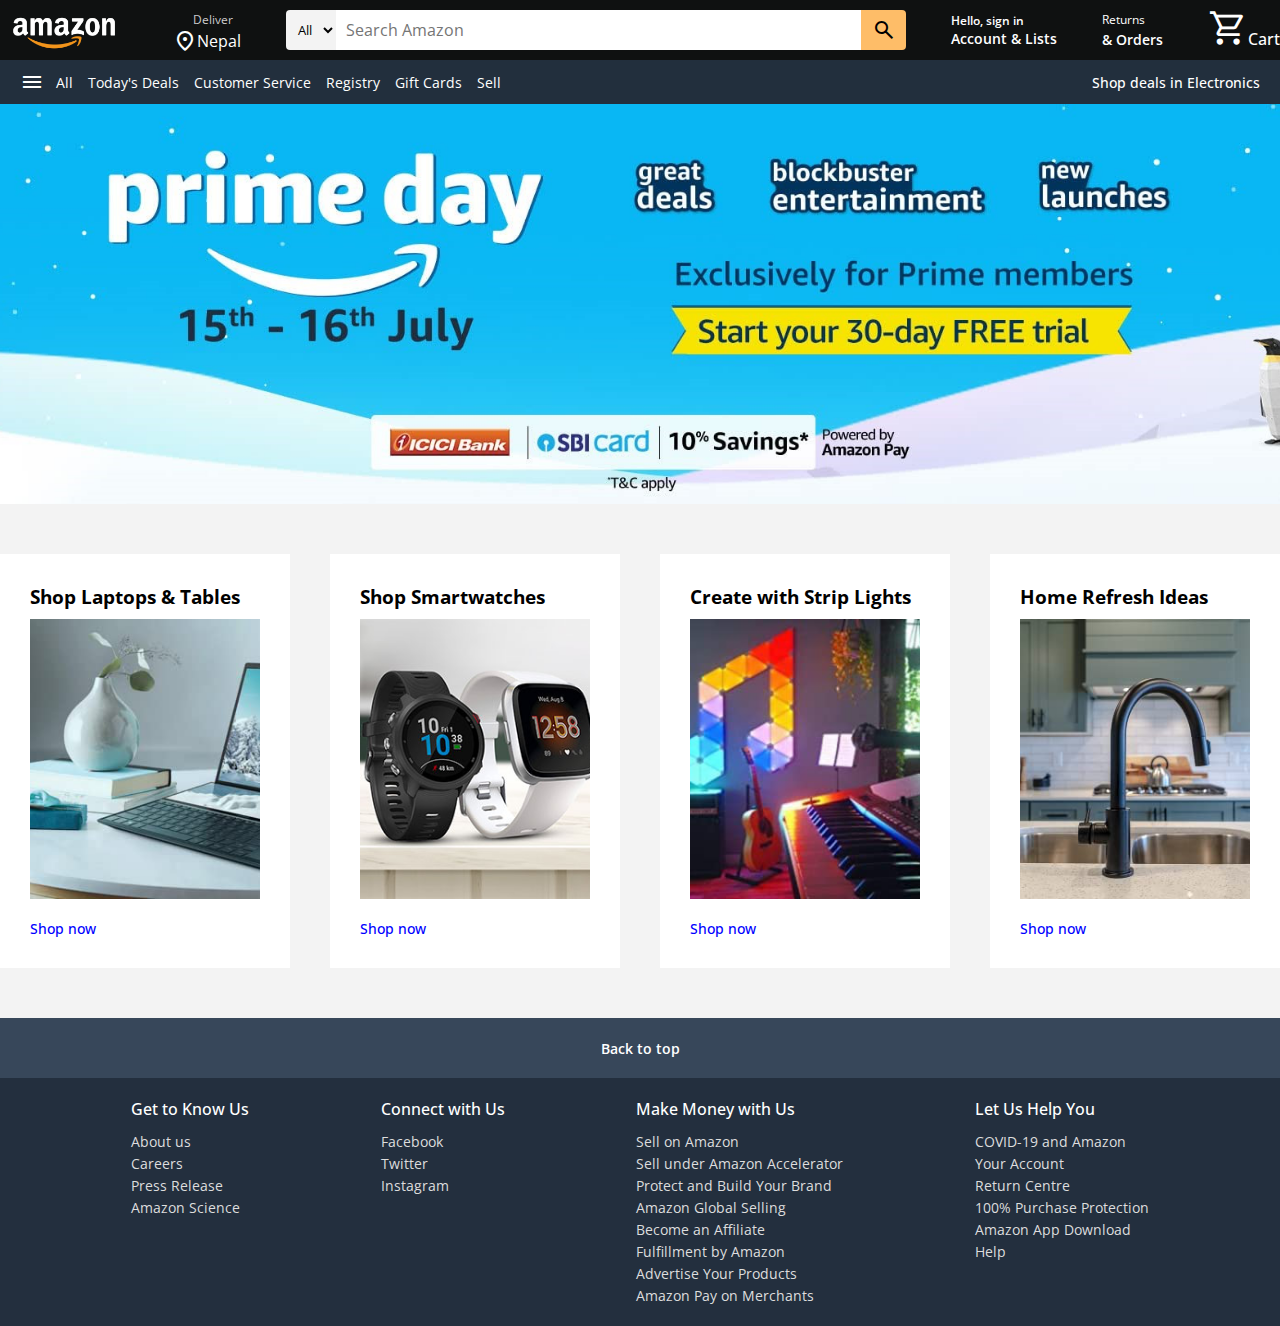
<file: index.html>
<!DOCTYPE html>
<!-- Coding By CodingNepal - www.codingnepalweb.com -->
<html lang="en">
<head>
  <meta charset="UTF-8">
  <meta name="viewport" content="width=device-width, initial-scale=1.0">
  <title>Amazon Website Clone | CodingNepal</title>
  <link rel="stylesheet" href="style.css">
  <link rel="stylesheet" href="https://fonts.googleapis.com/css2?family=Material+Symbols+Outlined:opsz,wght,FILL,GRAD@20..48,100..700,0..1,-50..200">
</head>
<body>
    <header>
      <nav class="navbar">
        <div class="nav-logo">
          <a href="#"><img src="images/amazon_logo.png" alt="logo"></a>
        </div>
        <div class="address">
          <a href="#" class="deliver">Deliver</a>
          <div class="map-icon">
            <span class="material-symbols-outlined">location_on</span>
            <a href="#" class="location">Nepal</a>
          </div>
        </div>

        <div class="nav-search">
          <select class="select-search">
            <option>All</option>
            <option>All Categories</option>
            <option>Amazon Devices</option>
          </select>
          <input type="text" placeholder="Search Amazon" class="search-input">
          <div class="search-icon">
            <span class="material-symbols-outlined">search</span>
          </div>
        </div>

        <div class="sign-in">
         <a href="#"> <p>Hello, sign in</p>
          <span>Account &amp; Lists</span></a>
        </div>

        <div class="returns">
          <a href="#"><p>Returns</p>
            <span>&amp; Orders</span></a>
        </div>

        <div class="cart">
          <a href="#">
            <span class="material-symbols-outlined cart-icon">shopping_cart</span>
            </a>
            <p>Cart</p>
        </div>
      </nav>
      
      <div class="banner">
        <div class="banner-content">
          <div class="panel">
            <span class="material-symbols-outlined">menu</span>
            <a href="#">All</a>
          </div>
  
          <ul class="links">
            <li><a href="#">Today's Deals</a></li>
            <li><a href="#">Customer Service</a></li>
            <li><a href="#">Registry</a></li>
            <li><a href="#">Gift Cards</a></li>
            <li><a href="#">Sell</a></li>
          </ul>
          <div class="deals">
            <a href="#">Shop deals in Electronics</a>
          </div>
        </div>
      </div>
    </header>

    <section class="hero-section"></section>

    <section class="shop-section">
      <div class="shop-images">
        <div class="shop-link">
          <h3>Shop Laptops &amp; Tables</h3>
          <img src="images/img-1.png" alt="card">
          <a href="#">Shop now</a>
        </div>
        <div class="shop-link">
          <h3>Shop Smartwatches</h3>
          <img src="images/img-2.png" alt="card">
          <a href="#">Shop now</a>
        </div>
        <div class="shop-link">
          <h3>Create with Strip Lights</h3>
          <img src="images/img-3.png" alt="card">
          <a href="#">Shop now</a>
        </div>
        <div class="shop-link">
          <h3>Home Refresh Ideas</h3>
          <img src="images/img-4.png" alt="card">
          <a href="#">Shop now</a>
        </div>
      </div>
    </section>

    <footer>
      <a href="#" class="footer-title">
        Back to top
      </a>
      <div class="footer-items">
        <ul>
          <h3>Get to Know Us</h3>
          <li><a href="#">About us</a></li>
          <li><a href="#">Careers</a></li>
          <li><a href="#">Press Release</a></li>
          <li><a href="#">Amazon Science</a></li>
        </ul>
        <ul>
          <h3>Connect with Us</h3>
          <li><a href="#">Facebook</a></li>
          <li><a href="#">Twitter</a></li>
          <li><a href="#">Instagram</a></li>
        </ul>
        <ul>
          <h3>Make Money with Us</h3>
          <li><a href="#">Sell on Amazon</a></li>
          <li><a href="#">Sell under Amazon Accelerator</a></li>
          <li><a href="#">Protect and Build Your Brand</a></li>
          <li><a href="#">Amazon Global Selling</a></li>
          <li><a href="#">Become an Affiliate</a></li>
          <li><a href="#">Fulfillment by Amazon</a></li>
          <li><a href="#">Advertise Your Products</a></li>
          <li><a href="#">Amazon Pay on Merchants</a></li>
        </ul>
        <ul>
          <h3>Let Us Help You</h3>
          <li><a href="#">COVID-19 and Amazon</a></li>
          <li><a href="#">Your Account</a></li>
          <li><a href="#">Return Centre</a></li>
          <li><a href="#">100% Purchase Protection</a></li>
          <li><a href="#">Amazon App Download</a></li>
          <li><a href="#">Help</a></li>
        </ul>
      </div>
    </footer>

</body>
</html>
</file>
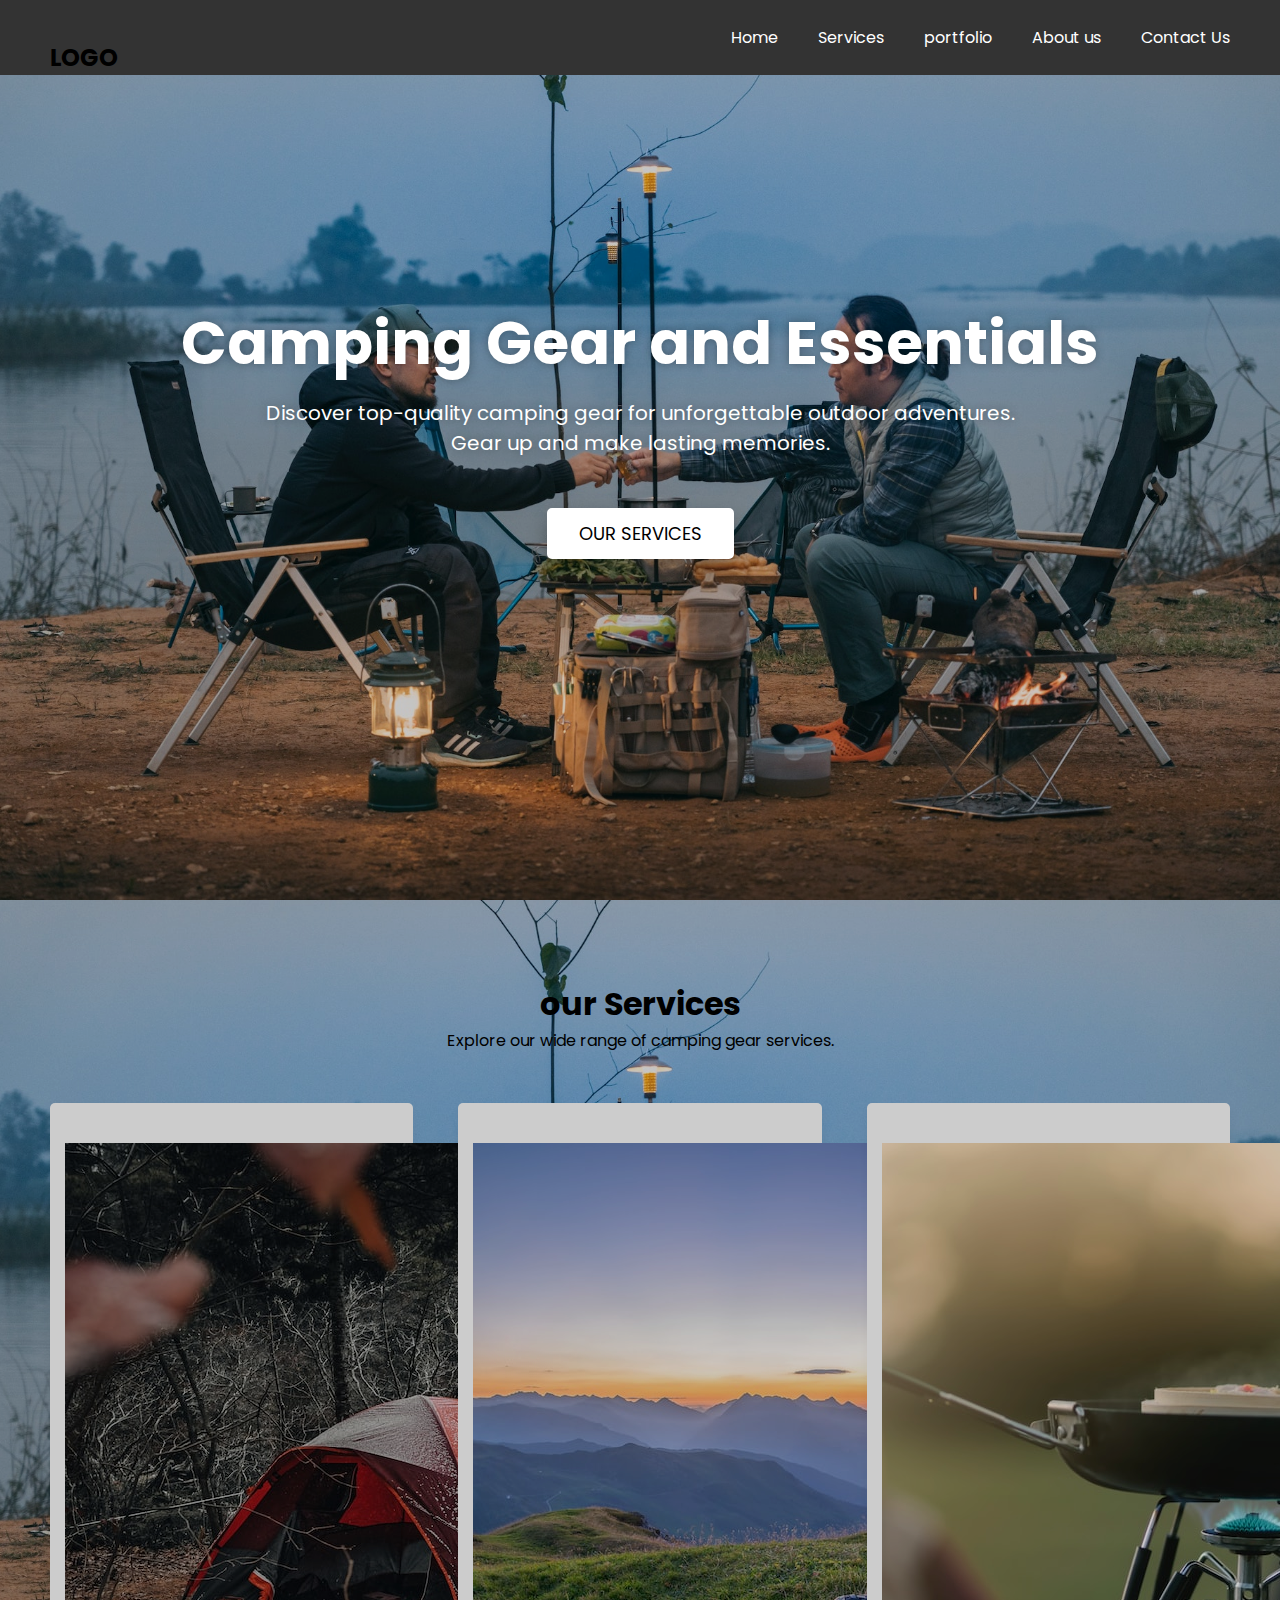
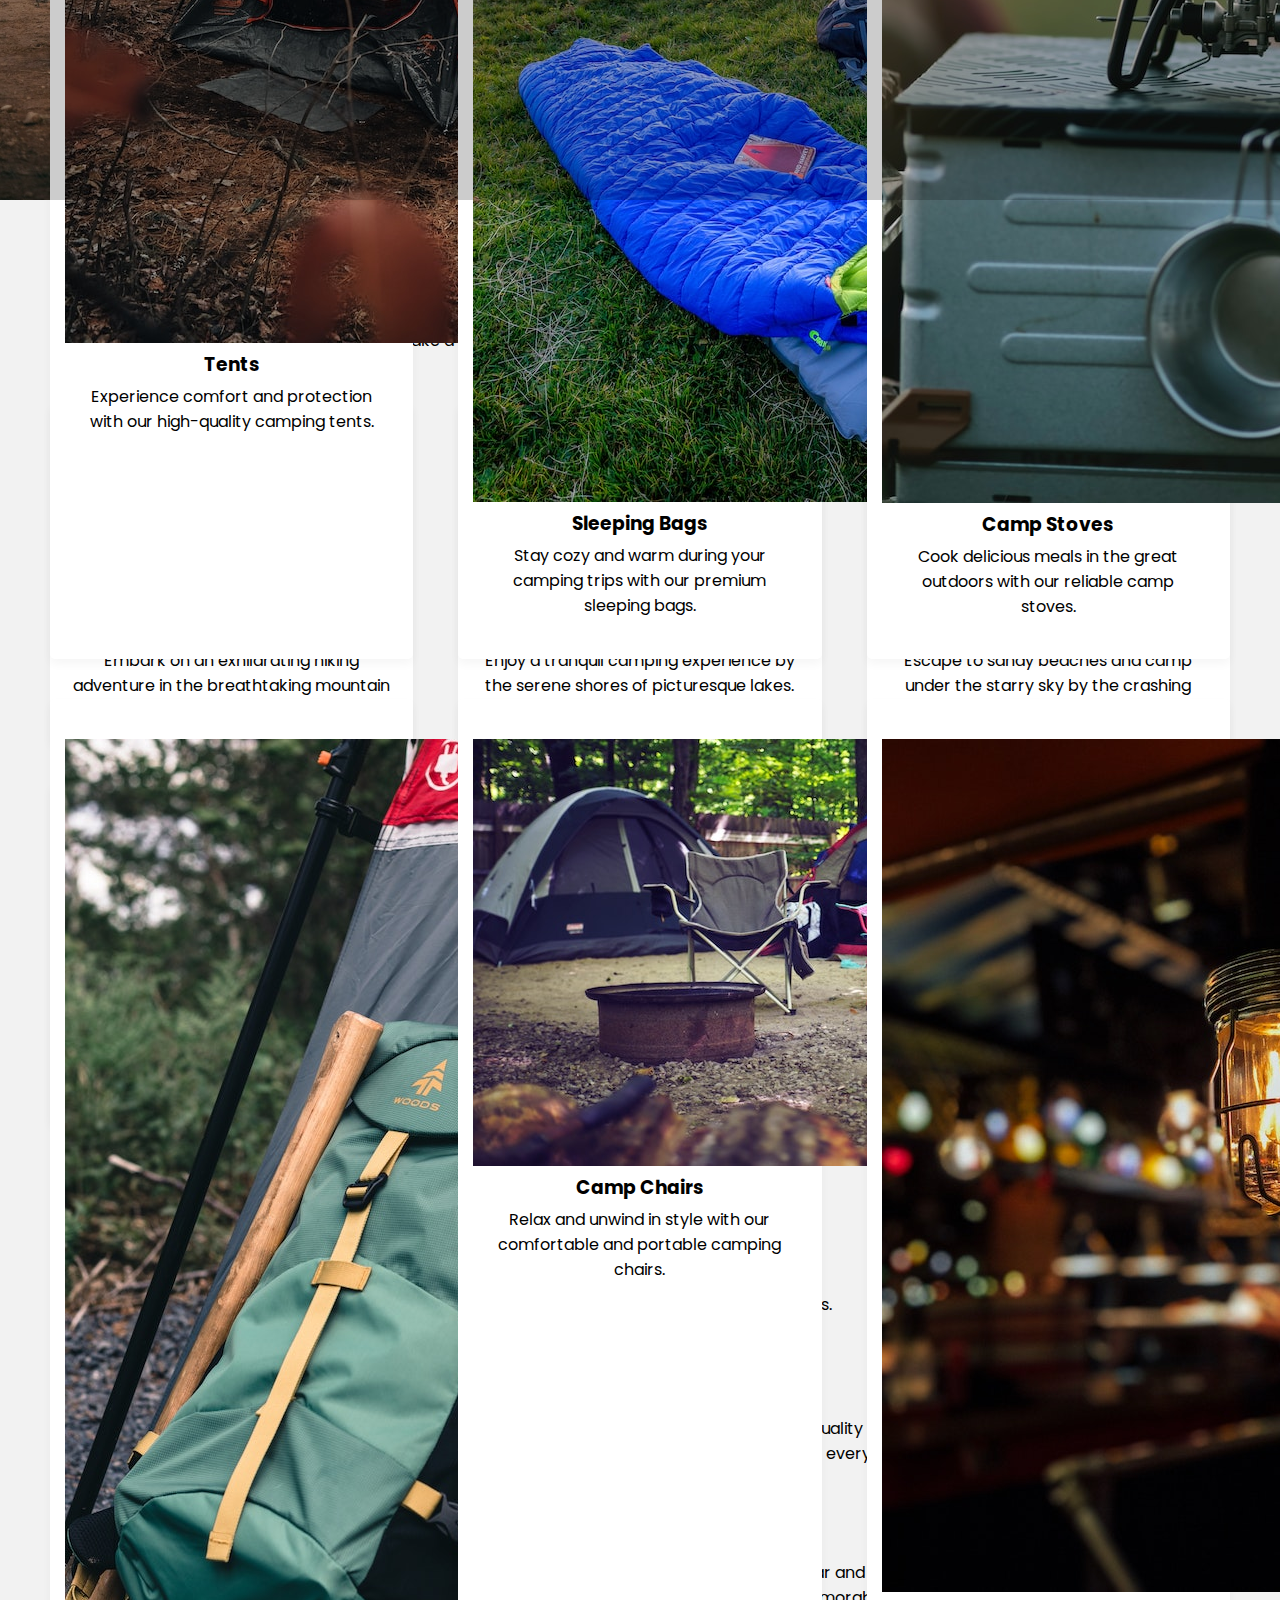
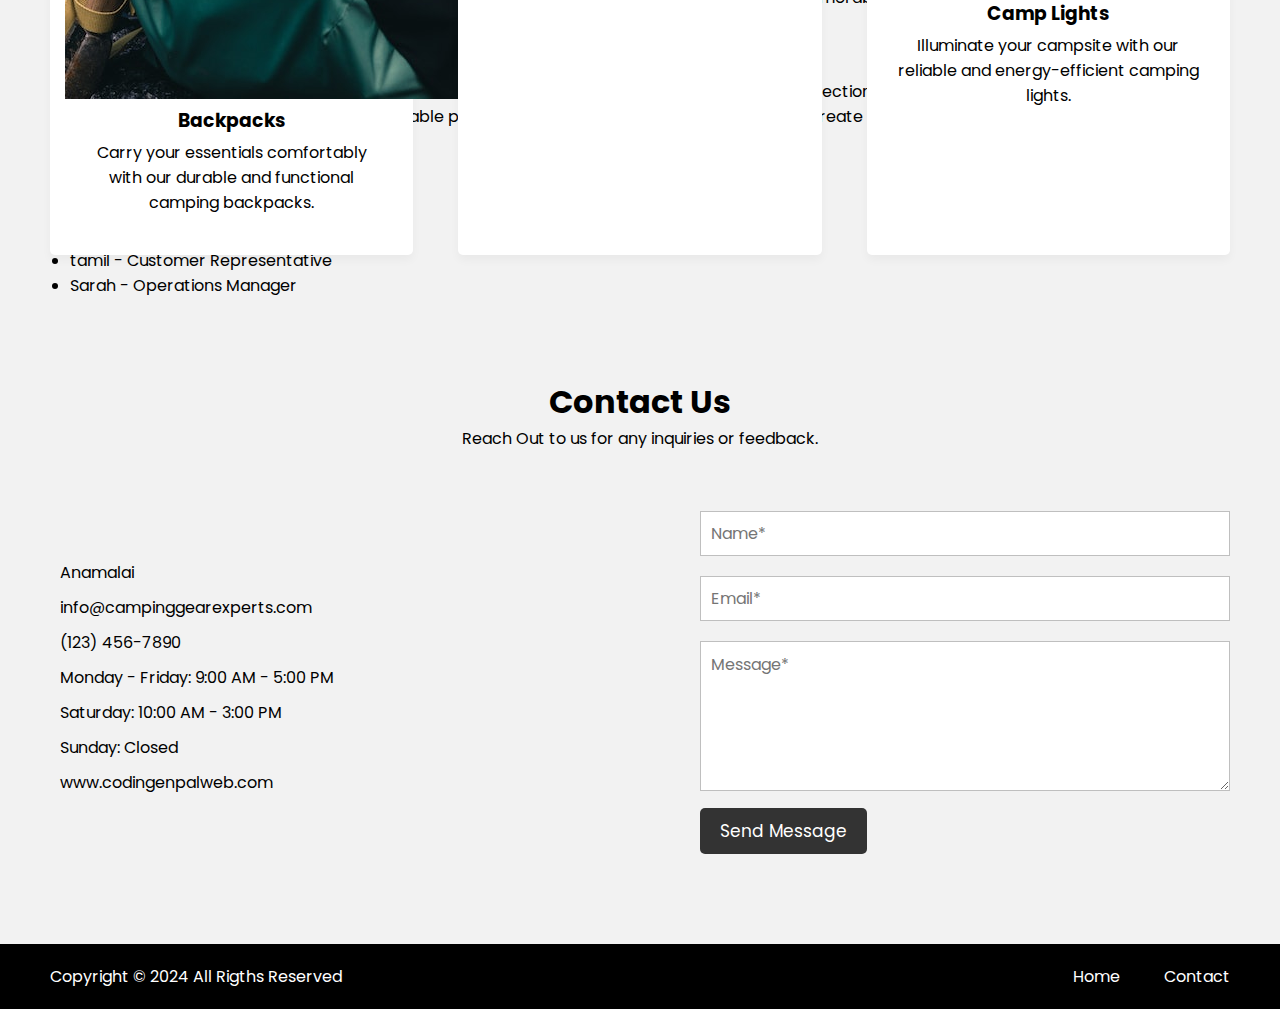
<file: Camping Gears/index.html>
<!DOCTYPE html>
<html lang="en">
<head>
    <meta charset="UTF-8">
    <meta name="viewport" content="width=device-width, initial-scale=1.0">
    <title>camping Gear Website</title>
    <link rel="stylesheet" href="style.css">
    <link rel="stylesheet" href="">
</head>
<body>
    <header>
        <nav class="navbar">
            <h2 class="logo"><a href="#"></a>LOGO</h2>
            <input type="checkbox" id="menu-toggler">
            <label for="menu-toggler" id="hamburger-btn">
            <svg xmlns="http://www.w3.org/2000/svg" viewBox="0 0 24 24"fill="white" width="24px" height="24px">
                <path d="M0 0h24v24H0z" fill="none"/>
                <path d="M3 18h18v-2H3v2zm0-5h18V11H3v2zm0-7v2h18V6H3z"/>
            </svg>
        </label>
        <ul class="all-links">
            <li><a href="#home">Home</a></li>
            <li><a href="#services">Services</a></li>
            <li><a href="#portfolio">portfolio</a></li>
            <li><a href="#about">About us</a></li>
            <li><a href="#contact">Contact Us</a></li>
        </ul>
            </nav>
        </nav>
    </header>
    <section class="homepage" id="home">
        <div class="content">
            <div class="text">
                <h1>Camping Gear and Essentials</h1>
                <p>
                    Discover top-quality camping gear for unforgettable outdoor adventures. <br> Gear up and make lasting memories. </p>
            </div>
            <a href="#services">our Services</a>
        </div>
    </section>

    <section class="homepage" id="services">
        <h2>our Services</h2>
        <p>Explore our wide range of camping gear services.</p>
        <ul class="cards">
            <li class="card">
                <img src="images/tents.jpg" alt="img">
                <h3>Tents</h3>
                <p>Experience comfort and protection with our high-quality camping tents.</p>
            </li>
               <li class="card">
                 <img src="images/bags.jpg" alt="img">
                 <h3>Sleeping Bags</h3>
                  <p>Stay cozy and warm during your camping trips with our premium sleeping bags.</p>
            </li>
            <li class="card">
                <img src="images/stoves.jpg" alt="img">
                <h3>Camp Stoves</h3>
                <p>Cook delicious meals in the great outdoors with our reliable camp stoves.</p>
              </li>
              <li class="card">
                <img src="images/backpacks.jpg" alt="img">
                <h3>Backpacks</h3>
                <p>Carry your essentials comfortably with our durable and functional camping backpacks.</p>
              </li>
              <li class="card">
                <img src="images/chair.jpg" alt="img">
                <h3>Camp Chairs</h3>
                <p>Relax and unwind in style with our comfortable and portable camping chairs.</p>
              </li>
              <li class="card">
                <img src="images/light.jpg" alt="img">
                <h3>Camp Lights</h3>
                <p>Illuminate your campsite with our reliable and energy-efficient camping lights.</p>
              </li>
        </ul>
    </section>

    <section class="portfolio" id="portfolio">
        <h2>Our Portfolio</h2>
        <p>Take a look at some of our memorable camping adventures.</p>
      <ul class="cards">
        <li class="card">
          <img src="images/camping-1.jpg" alt="img">
          <h3>Mountain Hiking</h3>
          <p>Embark on an exhilarating hiking adventure in the breathtaking mountain ranges.</p>
        </li>
        <li class="card">
          <img src="images/camping-2.jpg" alt="img">
          <h3>Lakeside Camping</h3>
          <p>Enjoy a tranquil camping experience by the serene shores of picturesque lakes.</p>
        </li>
        <li class="card">
          <img src="images/camping-3.jpg" alt="img">
          <h3>Beach Camping</h3>
          <p>Escape to sandy beaches and camp under the starry sky by the crashing waves.</p>
        </li>
        <li class="card">
          <img src="images/camping-4.jpg" alt="img">
          <h3>Forest Exploration</h3>
          <p>Discover the wonders of lush forests and immerse yourself in nature's beauty.</p>
        </li>
        <li class="card">
          <img src="images/camping-5.jpg" alt="img">
          <h3>RV Camping</h3>
          <p>Experience the freedom of road trips and camping adventures with our RV rentals.</p>
        </li>
        <li class="card">
          <img src="images/camping-6.jpg" alt="img">
          <h3>Desert Camping</h3>
          <p>Embark on a unique desert camping experience and witness stunning landscapes.</p>
        </li>
      </ul>
    </section>

    <section class="about" id="about">
        <h2>About us</h2>
        <p>Discover our story in providing camping services.</p>
        <div class="row company-info">
            <h3>Our Team</h3>
            <p>Experience the excellence of our camping gear and services, where we have been offering high-quality camping essentials and gear for outdoor enthusiasts for over a decade. Our commitment to quality and customer satisfaction ensures that every adventurer can rely on us for their camping needs.</p>
        </div>
        <div class="row mission-vision">
          <h3>Our Mission</h3>
          <p>At Camping Gear Experts, our mission is to equip outdoor enthusiasts with top-notch camping gear and essentials that enhance their outdoor experiences. We strive to provide reliable, durable, and innovative products that contribute to memorable adventures and lasting memories.</p>
          <h3>Our Vision</h3>
          <p>Our vision is to become the go-to destination for camping enthusiasts, known for our extensive selection of premium camping gear and exceptional customer service. We aspire to inspire and enable people to embrace the beauty of nature and create unforgettable camping experiences.</p>
        </div>
        <div class="row team">
          <h3>Our Team</h3>
          <ul>
            <li>Ajay- Founder and CEO</li>
            <li>varun - Gear Specialist</li>
            <li>tamil - Customer Representative</li>
            <li>Sarah - Operations Manager</li>
          </ul>
        </div>
    </section>

    <section class="contact" id="contact">
        <h2>Contact Us</h2>
        <p>Reach Out to us for any inquiries or feedback.</p>
        <div class="row">
           <div class="col information">
            <div class="contact-details">
                <p><i class="fas fa-map-marker-alt"></i> Anamalai</p>
                <p><i class="fas fa-envelope"></i> info@campinggearexperts.com</p>
                <p><i class="fas fa-phone"></i> (123) 456-7890</p>
                <p><i class="fas fa-clock"></i> Monday - Friday: 9:00 AM - 5:00 PM</p>
                <p><i class="fas fa-clock"></i> Saturday: 10:00 AM - 3:00 PM</p>
                <p><i class="fas fa-clock"></i> Sunday: Closed</p>
                <p><i class="fas fa-globe"></i> www.codingenpalweb.com</p>
             </div>
           </div> 
           <div class="col form">
            <form>
              <input type="text" placeholder="Name*" required>
              <input type="email" placeholder="Email*" required>
              <textarea placeholder="Message*" required></textarea>
              <button id="submit" type="submit">Send Message</button>
            </form>
          </div>
        </div>

    </section>

    <footer>
        <div>
            <span>Copyright © 2024 All Rigths Reserved</span>
            <Span class="link">
                <a href="#">Home</a>
                <a href="#contact">Contact</a>
            </Span>
        </div>
    </footer>


</body>
</html>
</file>
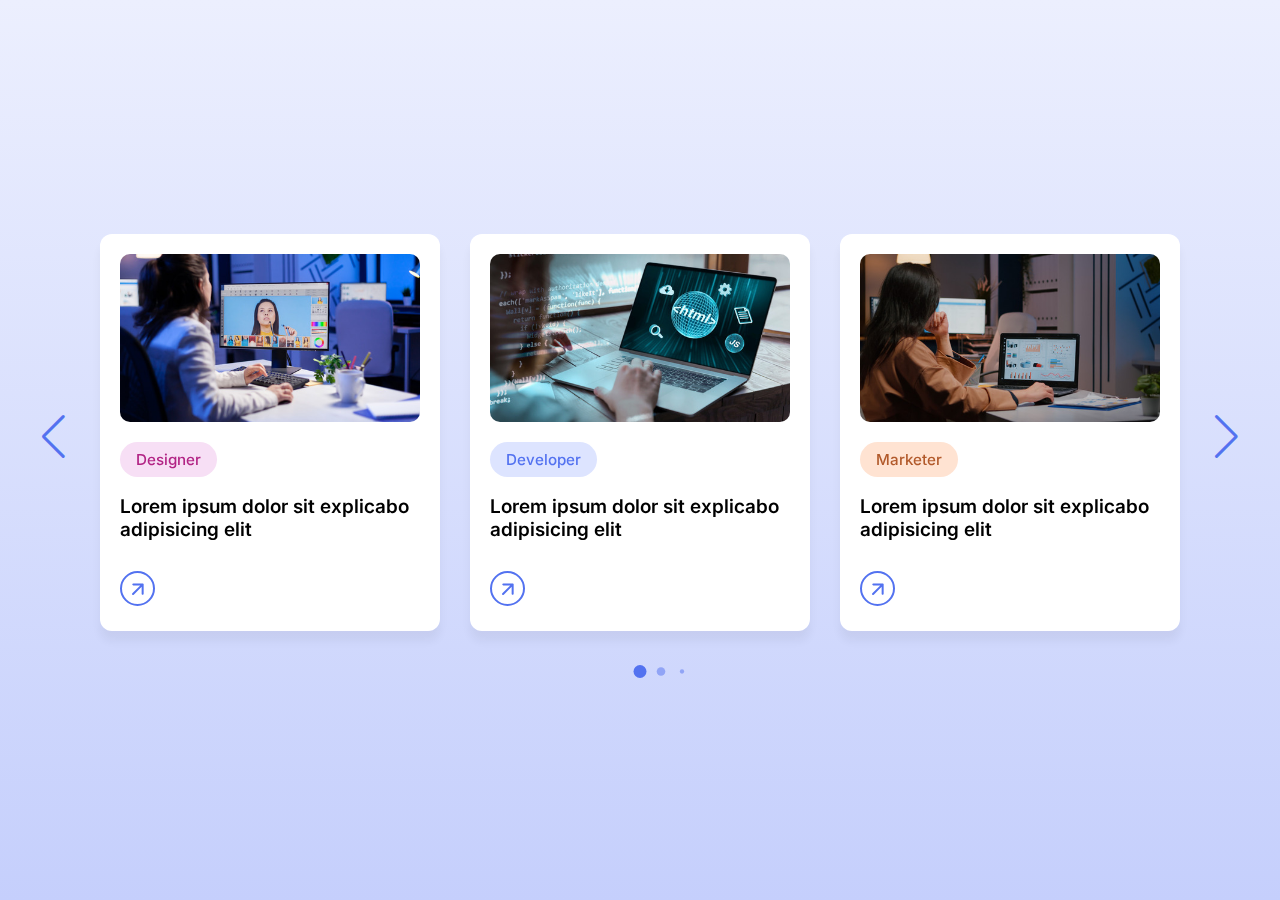
<file: card slider/index.html>
<!DOCTYPE html>

<html lang="en">
<head>
  <meta charset="UTF-8">
  <meta name="viewport" content="width=device-width, initial-scale=1.0">
  <title>Card Slider </title>
  
  <link rel="stylesheet" href="https://fonts.googleapis.com/css2?family=Material+Symbols+Rounded:opsz,wght,FILL,GRAD@24,400,0,0" />
  
  <link rel="stylesheet" href="https://cdn.jsdelivr.net/npm/swiper@11/swiper-bundle.min.css">
  <link rel="stylesheet" href="style.css">
</head>
<body>
  <div class="container swiper">
    <div class="card-wrapper">
      
      <ul class="card-list swiper-wrapper">
        <li class="card-item swiper-slide">
          <a href="#" class="card-link">
            <img src="images/designer.jpg" alt="Card Image" class="card-image">
            <p class="badge badge-designer">Designer</p>
            <h2 class="card-title">Lorem ipsum dolor sit explicabo adipisicing elit</h2>
            <button class="card-button material-symbols-rounded">arrow_forward</button>
          </a>
        </li>
        <li class="card-item swiper-slide">
          <a href="#" class="card-link">
            <img src="images/developer.jpg" alt="Card Image" class="card-image">
            <p class="badge badge-developer">Developer</p>
            <h2 class="card-title">Lorem ipsum dolor sit explicabo adipisicing elit</h2>
            <button class="card-button material-symbols-rounded">arrow_forward</button>
          </a>
        </li>
        <li class="card-item swiper-slide">
          <a href="#" class="card-link">
            <img src="images/marketer.jpg" alt="Card Image" class="card-image">
            <p class="badge badge-marketer">Marketer</p>
            <h2 class="card-title">Lorem ipsum dolor sit explicabo adipisicing elit</h2>
            <button class="card-button material-symbols-rounded">arrow_forward</button>
          </a>
        </li>
        <li class="card-item swiper-slide">
          <a href="#" class="card-link">
            <img src="images/gamer.jpg" alt="Card Image" class="card-image">
            <p class="badge badge-gamer">Gamer</p>
            <h2 class="card-title">Lorem ipsum dolor sit explicabo adipisicing elit</h2>
            <button class="card-button material-symbols-rounded">arrow_forward</button>
          </a>
        </li>
        <li class="card-item swiper-slide">
          <a href="#" class="card-link">
            <img src="images/editor.jpg" alt="Card Image" class="card-image">
            <p class="badge badge-editor">Editor</p>
            <h2 class="card-title">Lorem ipsum dolor sit explicabo adipisicing elit</h2>
            <button class="card-button material-symbols-rounded">arrow_forward</button>
          </a>
        </li>
      </ul>

      
      <div class="swiper-pagination"></div>

      
      <div class="swiper-slide-button swiper-button-prev"></div>
      <div class="swiper-slide-button swiper-button-next"></div>
    </div>
  </div>

  
  <script src="https://cdn.jsdelivr.net/npm/swiper@11/swiper-bundle.min.js"></script>

  
  <script src="script.js"></script>
</body>
</html>
</file>
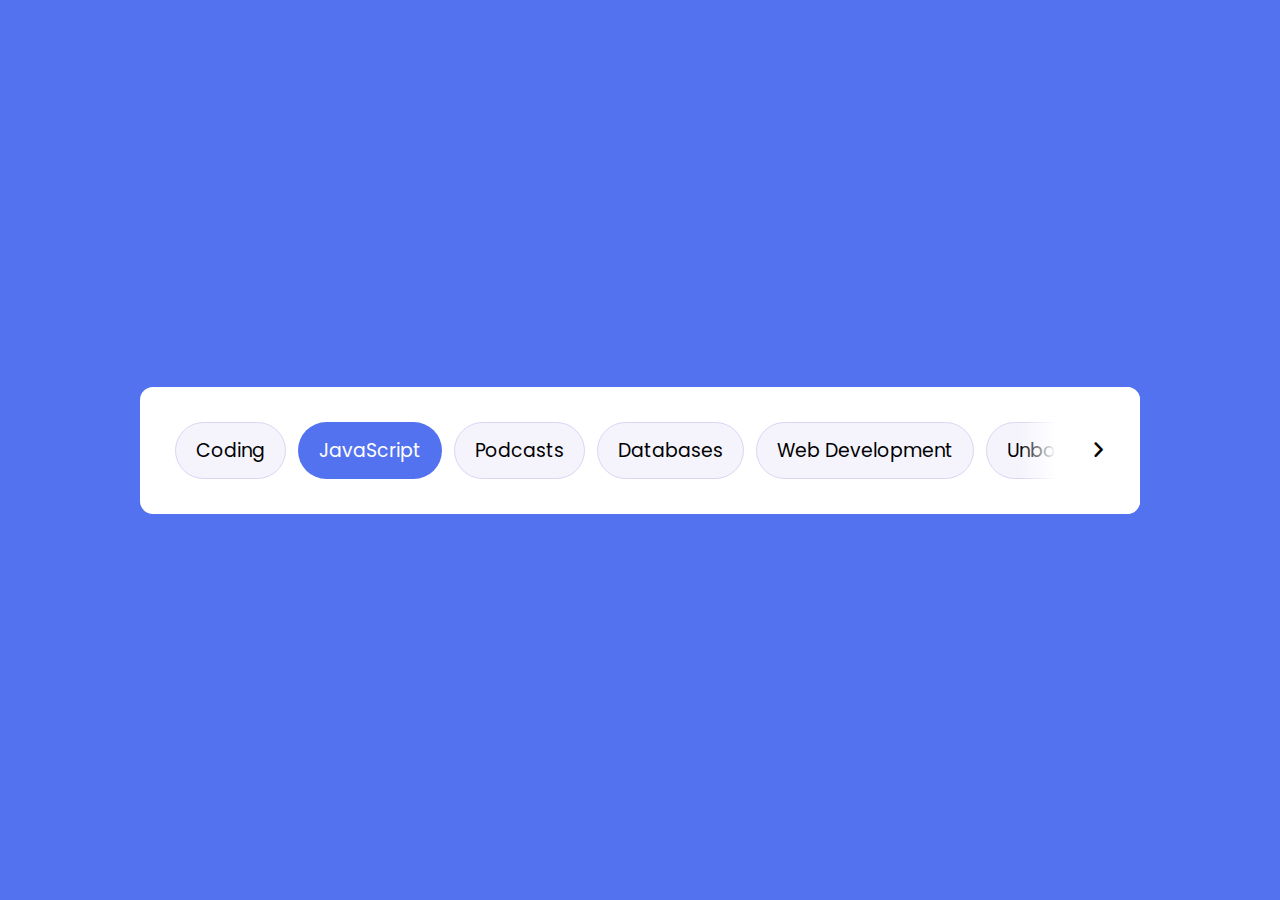
<file: Draggable Slider Tabs/index.html>
<!DOCTYPE html>
<html lang="en" dir="ltr">
  <head>
    <meta charset="utf-8">
    <title>Draggable Slider Tabs </title>
    <link rel="stylesheet" href="style.css">
    <meta name="viewport" content="width=device-width, initial-scale=1.0">
    <link rel="stylesheet" href="https://cdnjs.cloudflare.com/ajax/libs/font-awesome/6.2.0/css/all.min.css">
    <script src="script.js" defer></script>
  </head>
  <body>
    <div class="wrapper">
      <div class="icon"><i id="left" class="fa-solid fa-angle-left"></i></div>
      <ul class="tabs-box">
        <li class="tab">Coding</li>
        <li class="tab active">JavaScript</li>
        <li class="tab">Podcasts</li>
        <li class="tab">Databases</li>
        <li class="tab">Web Development</li>
        <li class="tab">Unboxing</li>
        <li class="tab">History</li>
        <li class="tab">Programming</li>
        <li class="tab">Gadgets</li>
        <li class="tab">Algorithms</li>
        <li class="tab">Comedy</li>
        <li class="tab">Gaming</li>
        <li class="tab">Share Market</li>
        <li class="tab">Smartphones</li>
        <li class="tab">Data Structure</li>
      </ul>
      <div class="icon"><i id="right" class="fa-solid fa-angle-right"></i></div>
    </div>

  </body>
</html>
</file>
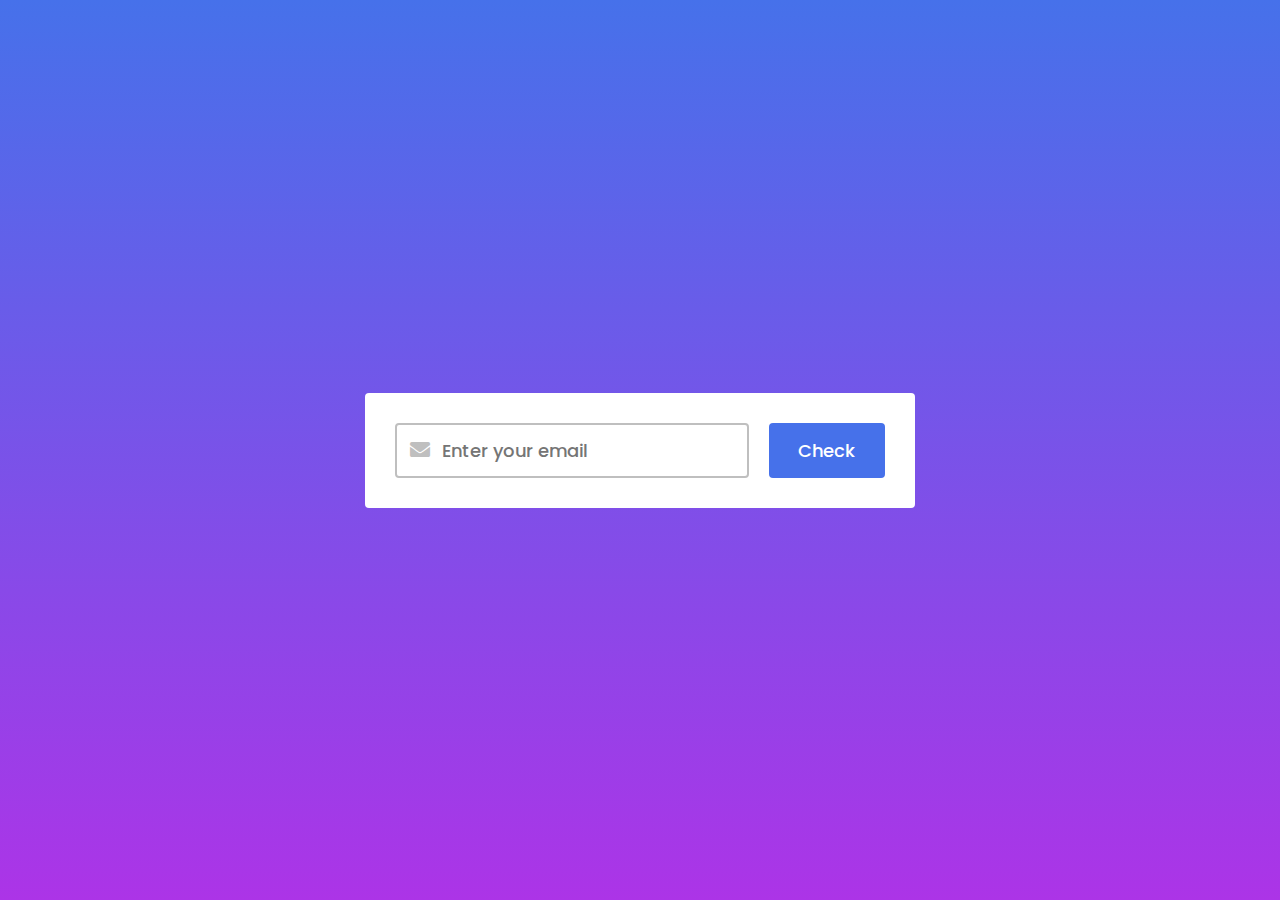
<file: Email Validation in JavaScript/index.html>
<!DOCTYPE html>

<html lang="en" dir="ltr">
  <head>
    <meta charset="UTF-8">
    <title> Email Validation </title>
    <link rel="stylesheet" href="style.css">
   
    <link rel="stylesheet" href="https://cdnjs.cloudflare.com/ajax/libs/font-awesome/5.15.3/css/all.min.css">
    <meta name="viewport" content="width=device-width, initial-scale=1.0">
   </head>
<body>
  <form action="#">
    <div class="input-box">
      <input class="input" type="text" placeholder="Enter your email">
      <i class="fas fa-envelope email-icon"></i>
      <i class="fas fa-exclamation-circle error-icon"></i>
      <i class="fas fa-check-circle passed-icon"></i>
      <input class="button" type="submit" value="Check">
    </div>
    <p class="text"></p>
  </form>

  <script src="script.js" ></script>

</body>
</html>
</file>
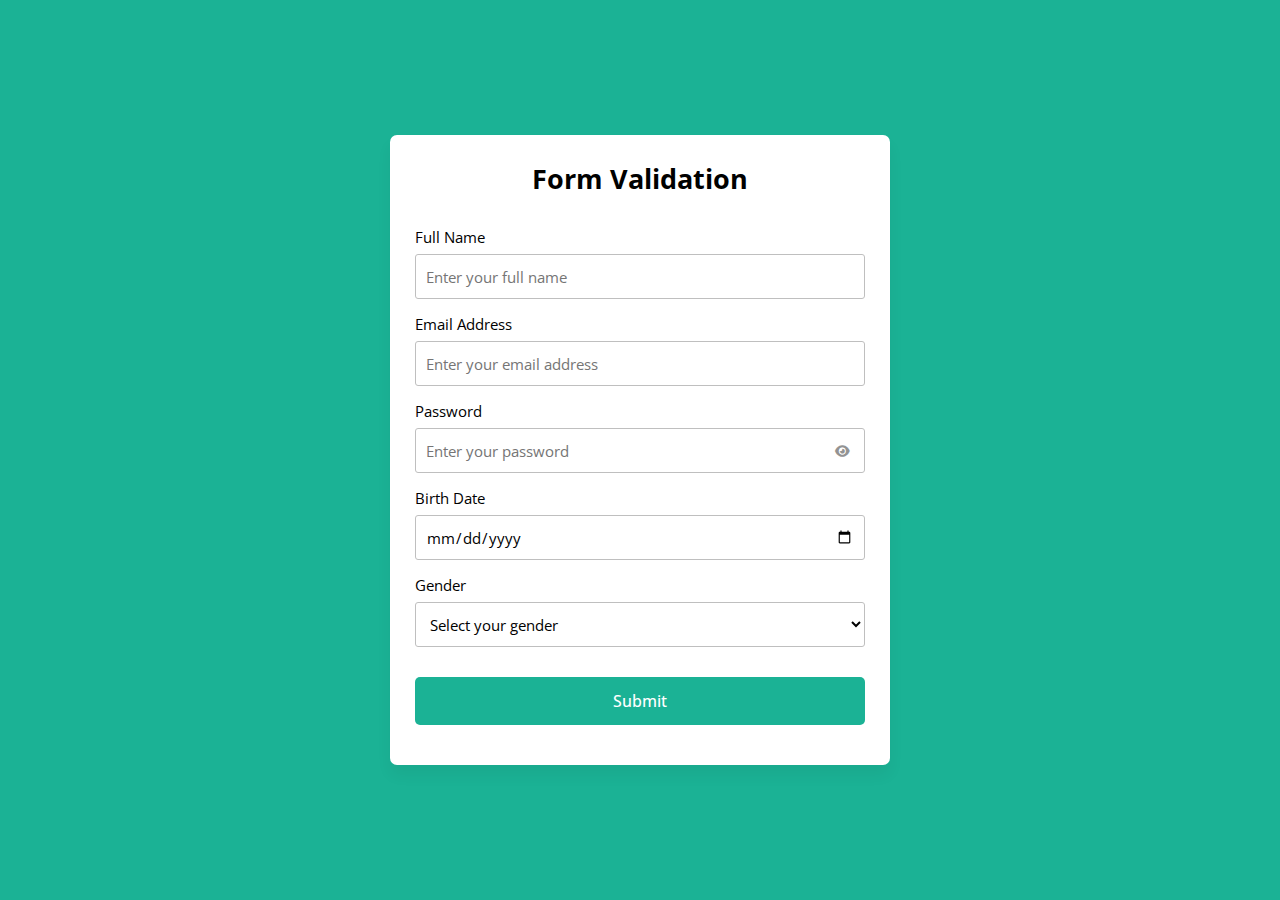
<file: form validation/index.html>
<!DOCTYPE html>
<html lang="en">
  <head>
    <meta charset="UTF-8">
    <meta name="viewport" content="width=device-width, initial-scale=1.0">
    <title>Form Validation </title>
    <link rel="stylesheet" href="style.css">
    <link rel="stylesheet" href="https://cdnjs.cloudflare.com/ajax/libs/font-awesome/6.2.1/css/all.min.css" />
  </head>
  <body>
    <form action="thank-you.html">
      <h2>Form Validation</h2>
      <div class="form-group fullname">
        <label for="fullname">Full Name</label>
        <input type="text" id="fullname" placeholder="Enter your full name">
      </div>
      <div class="form-group email">
        <label for="email">Email Address</label>
        <input type="text" id="email" placeholder="Enter your email address">
      </div>
      <div class="form-group password">
        <label for="password">Password</label>
        <input type="password" id="password" placeholder="Enter your password">
        <i id="pass-toggle-btn" class="fa-solid fa-eye"></i>
      </div>
      <div class="form-group date">
        <label for="date">Birth Date</label>
        <input type="date" id="date" placeholder="Select your date">
      </div>
      <div class="form-group gender">
        <label for="gender">Gender</label>
        <select id="gender">
          <option value="" selected disabled>Select your gender</option>
          <option value="Male">Male</option>
          <option value="Female">Female</option>
          <option value="Other">Other</option>
        </select>
      </div>
      <div class="form-group submit-btn">
        <input type="submit" value="Submit">
      </div>
    </form>

    <script src="script.js"></script>
  </body>
</html>
</file>
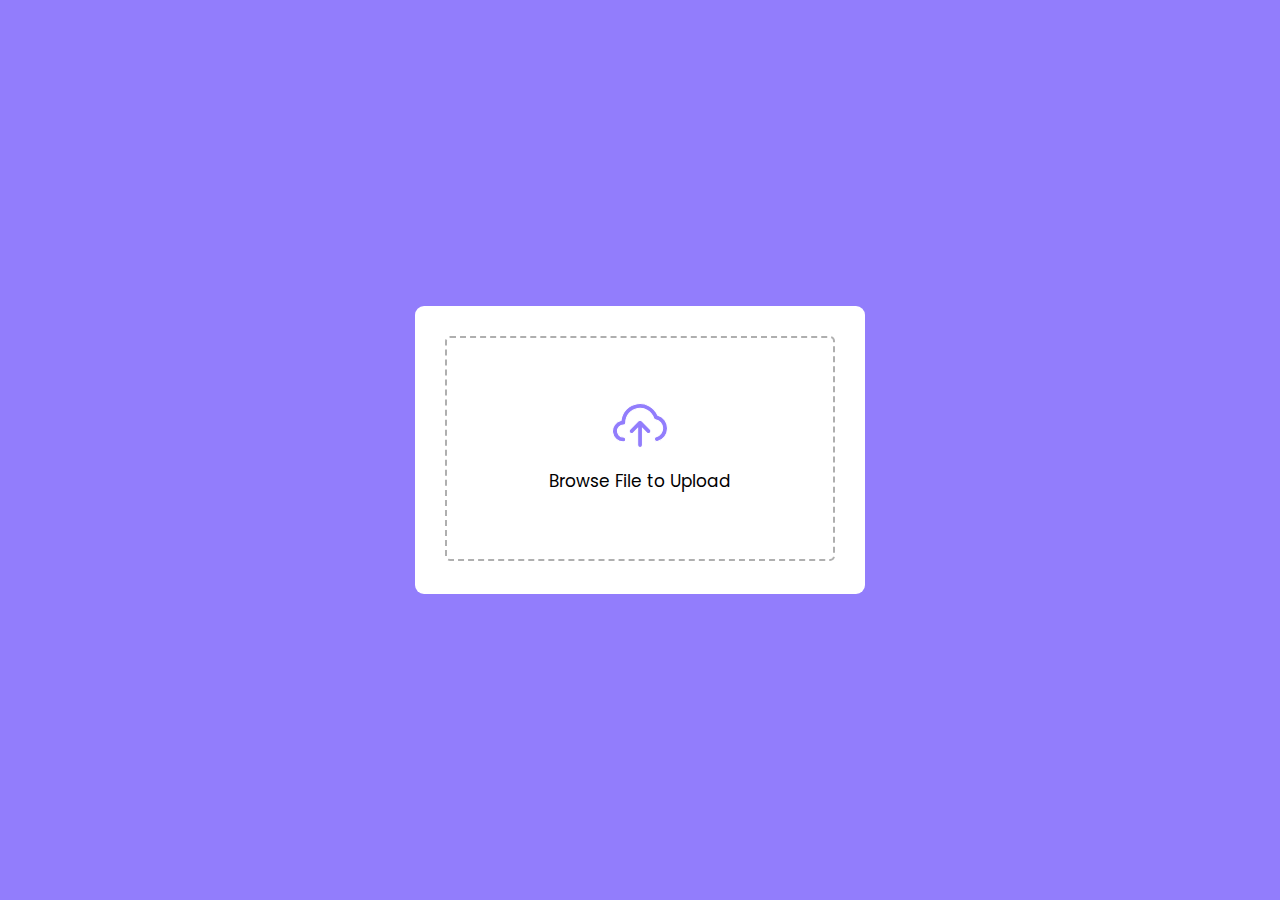
<file: Image Resizer JavaScript/index.html>
<!DOCTYPE html>

<html lang="en" dir="ltr">
  <head>
    <meta charset="utf-8">
    <title>Image Resizer JavaScript </title>
    <link rel="stylesheet" href="style.css">
    <meta name="viewport" content="width=device-width, initial-scale=1.0">
    <script src="script.js" defer></script>
  </head>
  <body>
    <div class="wrapper">
      <div class="upload-box">
        <input type="file" accept="image/*" hidden>
        <img src="upload-icon.svg" alt="">
        <p>Browse File to Upload</p>
      </div>
      <div class="content">
        <div class="row sizes">
          <div class="column width">
            <label>Width</label>
            <input type="number">
          </div>
          <div class="column height">
            <label>Height</label>
            <input type="number">
          </div>
        </div>
        <div class="row checkboxes">
          <div class="column ratio">
            <input type="checkbox" id="ratio" checked>
            <label for="ratio">Lock aspect ratio</label>
          </div>
          <div class="column quality">
            <input type="checkbox" id="quality">
            <label for="quality">Reduce quality</label>
          </div>
        </div>
        <button class="download-btn">Download Image</button>
      </div>
    </div>

  </body>
</html>
</file>
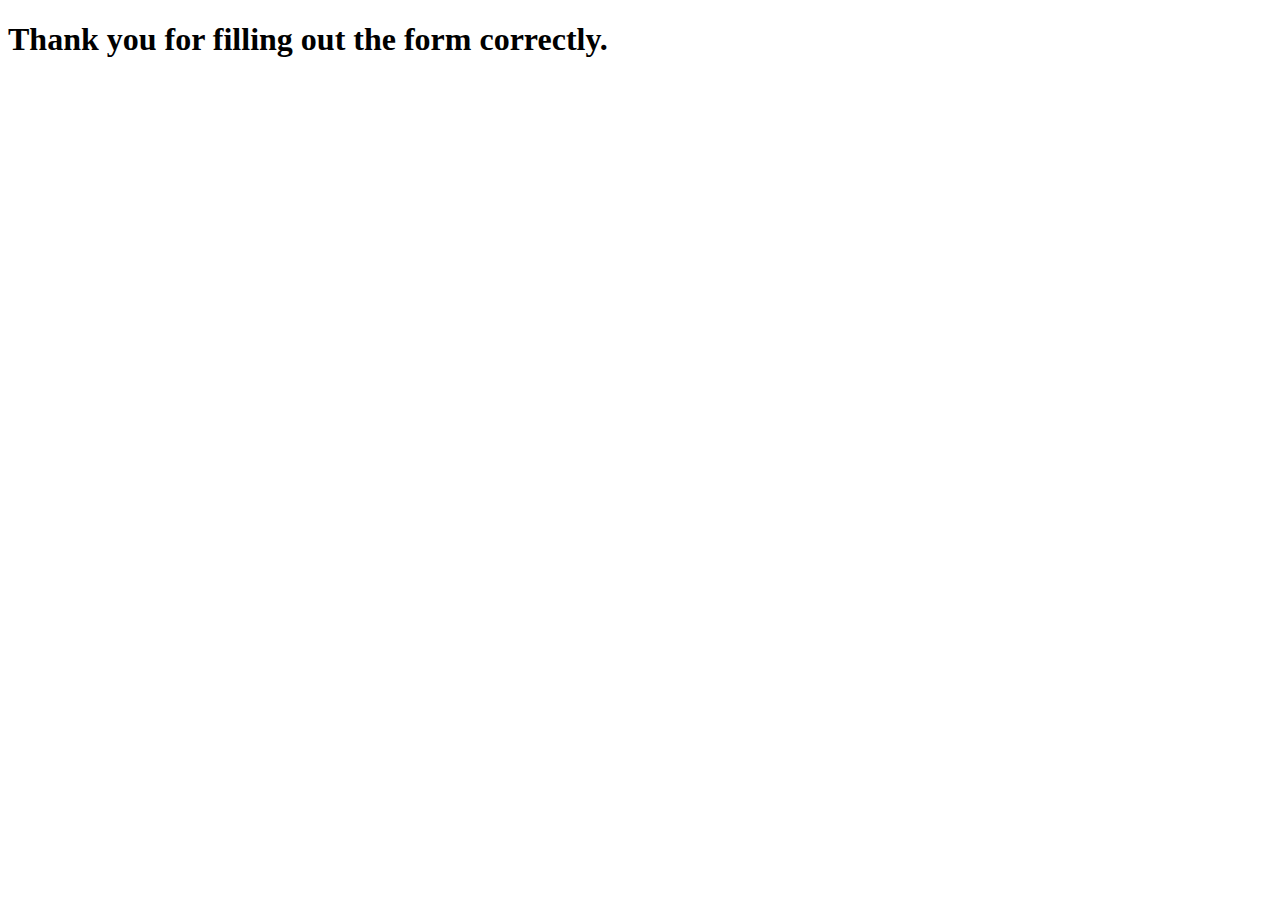
<file: form validation/thank-you.html>
<!DOCTYPE html>
<html lang="en">
<head>
    <meta charset="UTF-8">
    <meta name="viewport" content="width=device-width, initial-scale=1.0">
    <title>Thanks page</title>
</head>
<body>
    <h1>Thank you for filling out the form correctly.</h1>
</body>
</html>
</file>
<file: style.css>
@import url("https://fonts.googleapis.com/css2?family=Open+Sans:wght@200;300;400;500;600;700&display=swap");

* {
  margin: 0;
  padding: 0;
  box-sizing: border-box;
  font-family: "Open Sans", sans-serif;
}

html {
  scroll-behavior: smooth;
}

a {
  text-decoration: none;
  color: #fff;
}

a:hover {
  color: #ddd;
}

/* Header or Navbar */
header {
  width: 100%;
  background-color: #0f1111;
}

.navbar {
  height: 60px;
  display: flex;
  align-items: center;
  justify-content: space-between;
  cursor: pointer;
  color: #fff;
  max-width: 1280px;
  margin: 0 auto;
}

.nav-logo img {
  margin-top: 10px;
  width: 128px;
}

.address .deliver {
  margin-left: 20px;
  font-size: 0.75rem;
  color: #ccc;
}

.address .map-icon {
  display: flex;
  align-items: center;
}


.nav-search {
  display: flex;
  justify-content: space-evenly;
  max-width: 620px;
  width: 100%;
  height: 40px;
  border-radius: 4px;
}

.select-search {
  background: #f3f3f3;
  width: 50px;
  text-align: center;
  border-top-left-radius: 4px;
  border-bottom-left-radius: 4px;
  border: none;
}

.search-input {
  max-width: 600px;
  width: 100%;
  font-size: 1rem;
  border: none;
  outline: none;
  padding-left: 10px;
}

.search-icon {
  max-width: 45px;
  width: 100%;
  display: flex;
  justify-content: center;
  align-items: center;
  font-size: 1.2rem;
  background: #febd68;
  color: #000;
  cursor: pointer;
  border-top-right-radius: 4px;
  border-bottom-right-radius: 4px;
}

.sign-in p,
.returns p {
  font-size: 0.75rem;
}

.sign-in,
.returns span {
  font-size: 0.875rem;
  font-weight: 600;
}

.cart {
  display: flex;
}

.cart .cart-icon {
  font-size: 2.5rem
}

.cart p {
  margin-top: 20px;
  font-weight: 500;
}

.banner {
  padding: 10px 20px;
  background: #222f3d;
  color: #fff;
  font-size: 0.875rem;
}

.banner-content {
  margin: 0 auto;
  max-width: 1280px;
  display: flex;
  align-items: center;
  justify-content: space-between;
}

.panel {
  max-width: 1280px;
  display: flex;
  align-items: center;
  gap: 5px;
  cursor: pointer;
}

.panel span {
  margin-right: 7px;
}

.links {
  display: flex;
  align-items: center;
  list-style: none;
  gap: 15px;
  flex-grow: 1;
  margin-left: 15px;
}

.links a {
  padding: 10px 0;
}

.deals a {
  font-size: 0.9rem;
  font-weight: 500;
  white-space: nowrap;
}

/* Hero Section */
.hero-section {
  height: 400px;
  background-image: url("images/hero-img.jpg");
  background-position: center;
  background-size: cover;
}

/* Shop Section */
.shop-section {
  display: flex;
  align-items: center;
  flex-direction: column;
  background-color: #f3f3f3;
  padding: 50px 0;
}

.shop-images {
  display: grid;
  grid-template-columns: repeat(auto-fit, minmax(250px, 1fr));
  gap: 40px;
  max-width: 1280px;
  width: 100%;
}

.shop-link {
  background-color: #fff;
  padding: 30px;
  display: flex;
  cursor: pointer;
  flex-direction: column;
  white-space: nowrap;
}


.shop-link img {
  width: 100%;
  height: 280px;
  object-fit: cover;
  margin-bottom: 10px;
}

.shop-link h3 {
  margin-bottom: 10px;
}

.shop-link a {
  display: inline-block;
  margin-top: 10px;
  font-size: 0.9rem;
  color: blue;
  font-weight: 500;
  transition: color 0.3s ease;
}

.shop-link:hover a {
  color: #c7511f;
  text-decoration: underline;
}

/* Footer */
.footer-title {
  display: flex;
  align-items: center;
  justify-content: center;
  background-color: #37475a;
  color: #fff;
  font-size: 0.875rem;
  font-weight: 600;
  height: 60px;
}

.footer-items {
  display: flex;
  justify-content: space-evenly;
  width: 100%;
  margin: 0 auto;
  background: #232f3e;
}

.footer-items h3 {
  font-size: 1rem;
  font-weight: 500;
  color: #fff;
  margin: 20px 0 10px 0;
}

.footer-items ul {
  list-style: none;
  margin-bottom: 20px;
}

.footer-items li a {
  color: #ddd;
  font-size: 0.875rem;
}

.footer-items li a:hover {
  text-decoration: underline;
}
</file>
<file: Camping Gears/style.css>
@import url("https://fonts.googleapis.com/css2?family=Poppins:wght@200;300;400;500;600;700&display=swap");

* {
  margin: 0;
  padding: 0;
  box-sizing: border-box;
  font-family: "Poppins", sans-serif;
}

html {
  scroll-behavior: smooth;
}

body {
  background: #f2f2f2;
}

header {
  position: fixed;
  top: 0;
  left: 0;
  z-index: 5;
  width: 100%;
  display: flex;
  justify-content: center;
  background: #333;
}

.navbar {
  display: flex;
  padding: 0 10px;
  max-width: 1200px;
  width: 100%;
  align-items: center;
  justify-content: space-between;
}

.navbar input#menu-toggler {
  display: none;
}

.navbar #hamburger-btn {
  cursor: pointer;
  display: none;
}

.navbar .all-links {
  display: flex;
  align-items: center;
}

.navbar .all-links li {
  position: relative;
  list-style: none;
}

.navbar .logo a {
  display: flex;
  align-items: center;
  margin-left: 0;
}

header a, footer a {
  margin-left: 40px;
  text-decoration: none;
  color: #fff;
  height: 100%;
  padding: 20px 0;
  display: inline-block;
}

header a:hover, footer a:hover {
  color: #ddd;
}

.homepage {
  height: 100vh;
  width: 100%;
  position: relative;
  background: url("images/home-bg.jpg");
  background-position: center 65%;
  background-size: cover;
}

.homepage::before {
  content: "";
  position: absolute;
  left: 0;
  top: 0;
  height: 100%;
  width: 100%;
  background: rgba(0, 0, 0, 0.2);
}

.homepage .content {
  display: flex;
  height: 85%;
  z-index: 3;
  align-items: center;
  justify-content: center;
  flex-direction: column;
}

.homepage .content h1 {
  font-size: 60px;
  font-weight: 700;
  margin-bottom: 10px;
}

.homepage .content .text {
  margin-bottom: 50px;
  color: #fff;
  font-size: 20px;
  text-align: center;
  text-shadow: 0px 0px 10px rgba(0, 0, 0, 0.3);
}

.content a {
  color: #000;
  display: block;
  text-transform: uppercase;
  font-size: 18px;
  margin: 0 10px;
  padding: 10px 30px;
  border-radius: 5px;
  background: #fff;
  border: 2px solid #fff;
  transition: 0.4s ease;
  box-shadow: 0 10px 20px rgba(0, 0, 0, 0.3);
  text-decoration: none;
}

.content a:hover {
  color: #fff;
  background: rgba(255,255,255,0.3);
}

section {
  display: flex;
  align-items: center;
  flex-direction: column;
  padding: 80px 0 0;
}

section h2 {
  font-size: 2rem;
}

section > p {
  text-align: center;
}

section .cards {
  display: flex;
  flex-wrap: wrap;
  max-width: 1200px;
  margin-top: 50px;
  padding: 0 10px;
  justify-content: space-between;
}

section.about {
  margin: 0 auto;
  max-width: 1200px;
}

.about .company-info {
  margin-top: 30px;
}

.about h3 {
  margin: 30px 0 10px;
}

.about .team {
  text-align: left;
  width: 100%;
}

.about .team ul {
  padding-left: 20px;
}

section .cards .card {
  background: #fff;
  padding: 40px 15px;
  list-style: none;
  border-radius: 5px;
  box-shadow: 0px 5px 10px rgba(0, 0, 0, 0.04);
  margin-bottom: 40px;
  width: calc(100% / 3 - 30px);
  text-align: center;
}

.portfolio .cards .card {
  padding: 0 0 20px;
}

.services .card img {
  width: 120px;
  height: 120px;
  margin-bottom: 20px;
  border-radius: 100%;
  object-fit: cover;
}

.portfolio .card img {
  width: 100%;
  padding-bottom: 10px;
  aspect-ratio: 16 / 9;
  object-fit: cover;
  border-radius: 7px;
}

.cards .card p {
  padding: 0 15px;
  margin-top: 5px;
}

.about .row {
  padding: 0 10px;
}

.contact .row {
  margin: 60px 0 90px;
  display: flex;
  max-width: 1200px;
  width: 100%;
  align-items: center;
  justify-content: space-between;
}

.contact .row .col {
  padding: 0 10px;
  width: calc(100% / 2 - 50px);
}

.contact .col p {
  margin-bottom: 10px;
}

.contact .col p i {
  color: #7a7a7a;
  margin-right: 10px;
}

.contact form input {
  height: 45px;
  margin-bottom: 20px;
  padding: 10px;
  width: 100%;
  font-size: 16px;
  outline: none;
  border: 1px solid #bfbfbf;
}

.contact form textarea {
  padding: 10px;
  width: 100%;
  font-size: 16px;
  height: 150px;
  outline: none;
  resize: vertical;
  border: 1px solid #bfbfbf;
}

.contact form button {
  margin-top: 10px;
  padding: 10px 20px;
  font-size: 17px;
  color: #fff;
  border: none;
  cursor: pointer;
  border-radius: 5px;
  background: #333;
  transition: 0.2s ease;
}

.contact form button:hover {
  background: #525252;
}

footer {
  width: 100%;
  display: flex;
  justify-content: center;
  background: #000;
  padding: 20px 0;
}

footer div {
  padding: 0 10px;
  max-width: 1200px;
  width: 100%;
  display: flex;
  justify-content: space-between;
}

footer span {
  color: #fff;
}

footer a {
  padding: 0;
}

@media screen and (max-width: 860px) {
  .navbar .all-links {
    position: fixed;
    left: -100%;
    width: 300px;
    display: block;
    height: 100vh;
    top: 75px;
    background: #333;
    transition: left 0.3s ease;
  }

  .navbar #menu-toggler:checked~.all-links {
    left: 0;
  }

  .navbar .all-links li {
    font-size: 18px;
  }

  .navbar #hamburger-btn {
    display: block;
  }

  section > p {
    text-align: center;
  }

  section .cards .card {
    width: calc(100% / 2 - 15px);
    margin-bottom: 30px;
  }

  .homepage .content h1 {
    font-size: 40px;
    font-weight: 700;
    margin-bottom: 10px;
  }

  .homepage .content .text {
    font-size: 17px;
  }

  .content a {
    font-size: 17px;
    padding: 9px 20px;
  }

  .contact .row {
    flex-direction: column;
  }

  .contact .row .col {
    width: 100%;
  }

  .contact .row .col:last-child {
    margin-top: 40px;
  }

  footer a {
    height: 0;
  }
}

@media screen and (max-width: 560px) {
  section .cards .card {
    width: 100%;
    margin-bottom: 30px;
  }
}
</file>
<file: card slider/style.css>
@import url('https://fonts.googleapis.com/css2?family=Inter:opsz,wght@14..32,100..900&display=swap');

* {
  margin: 0;
  padding: 0;
  box-sizing: border-box;
  font-family: "Inter", sans-serif;
}

body {
  display: flex;
  align-items: center;
  justify-content: center;
  min-height: 100vh;
  background: linear-gradient(#ECEFFE, #C5CFFC);
}

.card-wrapper {
  max-width: 1100px;
  margin: 0 60px 35px;
  padding: 20px 10px;
  overflow: hidden;
}

.card-list .card-item {
  list-style: none;
}

.card-list .card-item .card-link {
  display: block;
  background: #fff;
  padding: 18px;
  user-select: none;
  border-radius: 12px;
  text-decoration: none;
  border: 2px solid transparent;
  box-shadow: 0 10px 10px rgba(0, 0, 0, 0.05);
  transition: 0.2s ease;
}

.card-list .card-item .card-link:active {
  cursor: grabbing;
}

.card-list .card-item .card-link:hover {
  border-color: #5372F0;
}

.card-list .card-link .card-image {
  width: 100%;
  border-radius: 10px;
  aspect-ratio: 16 / 9;
  object-fit: cover;
}

.card-list .card-link .badge {
  color: #5372F0;
  width: fit-content;
  padding: 8px 16px;
  font-size: 0.95rem;
  border-radius: 50px;
  font-weight: 500;
  background: #DDE4FF;
  margin: 16px 0 18px;
}

.card-list .card-link .badge-designer {
  color: #B22485;
  background: #F7DFF5;
}

.card-list .card-link .badge-marketer {
  color: #B25A2B;
  background: #FFE3D2;
}

.card-list .card-link .badge-gamer {
  color: #205C20;
  background: #D6F8D6;
}

.card-list .card-link .badge-editor {
  color: #856404;
  background: #fff3cd;
}

.card-list .card-link .card-title {
  color: #000;
  font-size: 1.19rem;
  font-weight: 600;
}

.card-list .card-link .card-button {
  height: 35px;
  width: 35px;
  color: #5372F0;
  margin: 30px 0 5px;
  background: none;
  cursor: pointer;
  border-radius: 50%;
  border: 2px solid #5372F0;
  transform: rotate(-45deg);
  transition: 0.4s ease;
}

.card-list .card-link:hover .card-button {
  color: #fff;
  background: #5372F0;
}

.card-wrapper .swiper-pagination-bullet {
  height: 13px;
  width: 13px;
  opacity: 0.5;
  background: #5372F0;
}

.card-wrapper .swiper-pagination-bullet-active {
  opacity: 1;
}

.card-wrapper .swiper-slide-button {
  color: #5372F0;
  margin-top: -35px;
}

/* Responsive media query code for small screens */
@media (max-width: 768px) {
  .card-wrapper {
    margin: 0 10px 25px;
  }

  .card-wrapper .swiper-slide-button {
    display: none;
  }
}
</file>
<file: Draggable Slider Tabs/style.css>
@import url('https://fonts.googleapis.com/css2?family=Poppins:wght@400;500;600&display=swap');
*{
  margin: 0;
  padding: 0;
  box-sizing: border-box;
  font-family: 'Poppins', sans-serif;
}
body {
  display: flex;
  padding: 0 10px;
  align-items: center;
  justify-content: center;
  min-height: 100vh;
  background: #5372F0;
}
.wrapper {
  padding: 35px;
  position: relative;
  overflow-x: hidden;
  max-width: 1000px;
  background: #fff;
  border-radius: 13px;
}
.wrapper .icon {
  position: absolute;
  top: 0;
  height: 100%;
  width: 120px;
  display: flex;
  align-items: center;
}
.icon:first-child {
  left: 0;
  display: none;
  background: linear-gradient(90deg, #fff 70%, transparent);
}
.icon:last-child {
  right: 0;
  justify-content: flex-end;
  background: linear-gradient(-90deg, #fff 70%, transparent);
}
.icon i {
  width: 55px;
  height: 55px;
  cursor: pointer;
  font-size: 1.2rem;
  text-align: center;
  line-height: 55px;
  border-radius: 50%;
}
.icon i:hover {
  background: #efedfb;
}
.icon:first-child i {
  margin-left: 15px;
} 
.icon:last-child i {
  margin-right: 15px;
} 
.wrapper .tabs-box {
  display: flex;
  gap: 12px;
  list-style: none;
  overflow-x: hidden;
  scroll-behavior: smooth;
}
.tabs-box.dragging {
  scroll-behavior: auto;
  cursor: grab;
}
.tabs-box .tab {
  cursor: pointer;
  font-size: 1.18rem;
  white-space: nowrap;
  background: #f5f4fd;
  padding: 13px 20px;
  border-radius: 30px;
  border: 1px solid #d8d5f2;
}
.tabs-box .tab:hover{
  background: #efedfb;
}
.tabs-box.dragging .tab {
  user-select: none;
  pointer-events: none;
}
.tabs-box .tab.active{
  color: #fff;
  background: #5372F0;
  border-color: transparent;
}
</file>
<file: Email Validation in JavaScript/style.css>
@import url('https://fonts.googleapis.com/css2?family=Poppins:wght@200;300;400;500;600;700&display=swap');
*{
  margin: 0;
  padding: 0;
  box-sizing: border-box;
  font-family: "Poppins" , sans-serif;
}
body{
  min-height: 100vh;
  display: flex;
  align-items: center;
  justify-content: center;
  background: linear-gradient(#4671EA,#AC34E7);
  padding: 0 20px;
}
form{
  max-width: 550px;
  width: 100%;
  background: #fff;
  padding: 30px;
  border-radius: 4px;
}
form .input-box{
  display: flex;
  height: 55px;
  align-items: center;
  position: relative;
}
.input-box input{
  height: 100%;
  outline: none;
  border: 2px solid #bfbfbf;
  border-radius: 4px;
  font-size: 18px;
  font-weight: 500;
  padding: 0 45px;
  transition: all 0.3s ease;
}
.input-box input.input{
  width: 75%;
  margin-right: 20px;
}
form.valid .input-box input.input{
  border-color: #4671EA;
}
.input-box input.input:focus{
  border-color: #4671EA;
}
form.error input.input{
  border-color: #de0611;
}
.input-box input.button{
  width: 25%;
  padding: 0;
  color: #fff;
  background: #4671EA;
  border: none;
  cursor: pointer;
}
.input-box input.button:hover{
  background: #1748cf;
}
.input-box i{
  position: absolute;
  top: 50%;
  transform: translateY(-50%);
  font-size: 20px;
}
.input-box i.email-icon{
  color: #bfbfbf;
  left: 15px;
  transition: all 0.3s ease;
}
form.valid i.email-icon{
  color: #1748cf;
}
.input-box input.input:focus ~ i.email-icon{
  color: #1748cf;
}

.input-box .error-icon,
.input-box .passed-icon{
  color: #de0611;
  left: calc(75% - 60px);
  display: none;
}
form.error .error-icon{
  display: block;
}
.input-box .passed-icon{
  color: #1748cf;
}
form.valid .passed-icon{
  display: block;
}
form .text{
  color: #de0611;
  font-size: 16px;
  font-weight: 500;
  margin: 10px 0 -10px 2px;
}
form.valid .text{
  color: #1748cf;
}









































































































































































/*  */
</file>
<file: form validation/style.css>
@import url('https://fonts.googleapis.com/css2?family=Open+Sans:wght@400;500;600;700&display=swap');

* {
  margin: 0;
  padding: 0;
  box-sizing: border-box;
  font-family: 'Open Sans', sans-serif;
}

body {
  display: flex;
  align-items: center;
  justify-content: center;
  min-height: 100vh;
  padding: 0 10px;
  background: #1BB295;
}

form {
  padding: 25px;
  background: #fff;
  max-width: 500px;
  width: 100%;
  border-radius: 7px;
  box-shadow: 0 10px 15px rgba(0, 0, 0, 0.05);
}

form h2 {
  font-size: 27px;
  text-align: center;
  margin: 0px 0 30px;
}

form .form-group {
  margin-bottom: 15px;
  position: relative;
}

form label {
  display: block;
  font-size: 15px;
  margin-bottom: 7px;
}

form input,
form select {
  height: 45px;
  padding: 10px;
  width: 100%;
  font-size: 15px;
  outline: none;
  background: #fff;
  border-radius: 3px;
  border: 1px solid #bfbfbf;
}

form input:focus,
form select:focus {
  border-color: #9a9a9a;
}

form input.error,
form select.error {
  border-color: #f91919;
  background: #f9f0f1;
}

form small {
  font-size: 14px;
  margin-top: 5px;
  display: block;
  color: #f91919;
}

form .password i {
  position: absolute;
  right: 0px;
  height: 45px;
  top: 28px;
  font-size: 13px;
  line-height: 45px;
  width: 45px;
  cursor: pointer;
  color: #939393;
  text-align: center;
}

.submit-btn {
  margin-top: 30px;
}

.submit-btn input {
  color: white;
  border: none;
  height: auto;
  font-size: 16px;
  padding: 13px 0;
  border-radius: 5px;
  cursor: pointer;
  font-weight: 500;
  text-align: center;
  background: #1BB295;
  transition: 0.2s ease;
}

.submit-btn input:hover {
  background: #179b81;
}
</file>
<file: Image Resizer JavaScript/style.css>
@import url('https://fonts.googleapis.com/css2?family=Poppins:wght@400;500;600&display=swap');
*{
  margin: 0;
  padding: 0;
  box-sizing: border-box;
  font-family: 'Poppins', sans-serif;
}
body{
  display: flex;
  align-items: center;
  justify-content: center;
  min-height: 100vh;
  background: #927DFC;
}
.wrapper{
  width: 450px;
  height: 288px;
  padding: 30px;
  background: #fff;
  border-radius: 9px;
  transition: height 0.2s ease;
}
.wrapper.active{
  height: 537px;
}
.wrapper .upload-box{
  height: 225px;
  display: flex;
  cursor: pointer;
  align-items: center;
  justify-content: center;
  flex-direction: column;
  border-radius: 5px;
  border: 2px dashed #afafaf;
}
.wrapper.active .upload-box{
  border: none;
}
.upload-box p{
  font-size: 1.06rem;
  margin-top: 20px;
}
.wrapper.active .upload-box p{
  display: none;
}
.wrapper.active .upload-box img{
  width: 100%;
  height: 100%;
  object-fit: cover;
  border-radius: 5px;
}
.wrapper .content{
  opacity: 0;
  margin-top: 28px;
  pointer-events: none;
}
.wrapper.active .content{
  opacity: 1;
  pointer-events: auto;
  transition: opacity 0.5s 0.05s ease;
}
.content .row{
  display: flex;
  justify-content: space-between;
}
.content .row .column{
  width: calc(100% / 2 - 15px);
}
.row .column label{
  font-size: 1.06rem;
}
.sizes .column input{
  width: 100%;
  height: 49px;
  outline: none;
  margin-top: 7px;
  padding: 0 15px;
  font-size: 1.06rem;
  border-radius: 4px;
  border: 1px solid #aaa;
}
.sizes .column input:focus{
  padding: 0 14px;
  border: 2px solid #927DFC;
}
.content .checkboxes{
  margin-top: 20px;
}
.checkboxes .column{
  display: flex;
  align-items: center;
}
.checkboxes .column input{
  width: 17px;
  height: 17px;
  margin-right: 9px;
  accent-color: #927DFC;
}
.content .download-btn{
  width: 100%;
  color: #fff;
  outline: none;
  border: none;
  cursor: pointer;
  font-size: 1.06rem;
  border-radius: 5px;
  padding: 15px 0;
  margin: 30px 0 10px;
  background: #927DFC;
  text-transform: uppercase;
}
</file>
